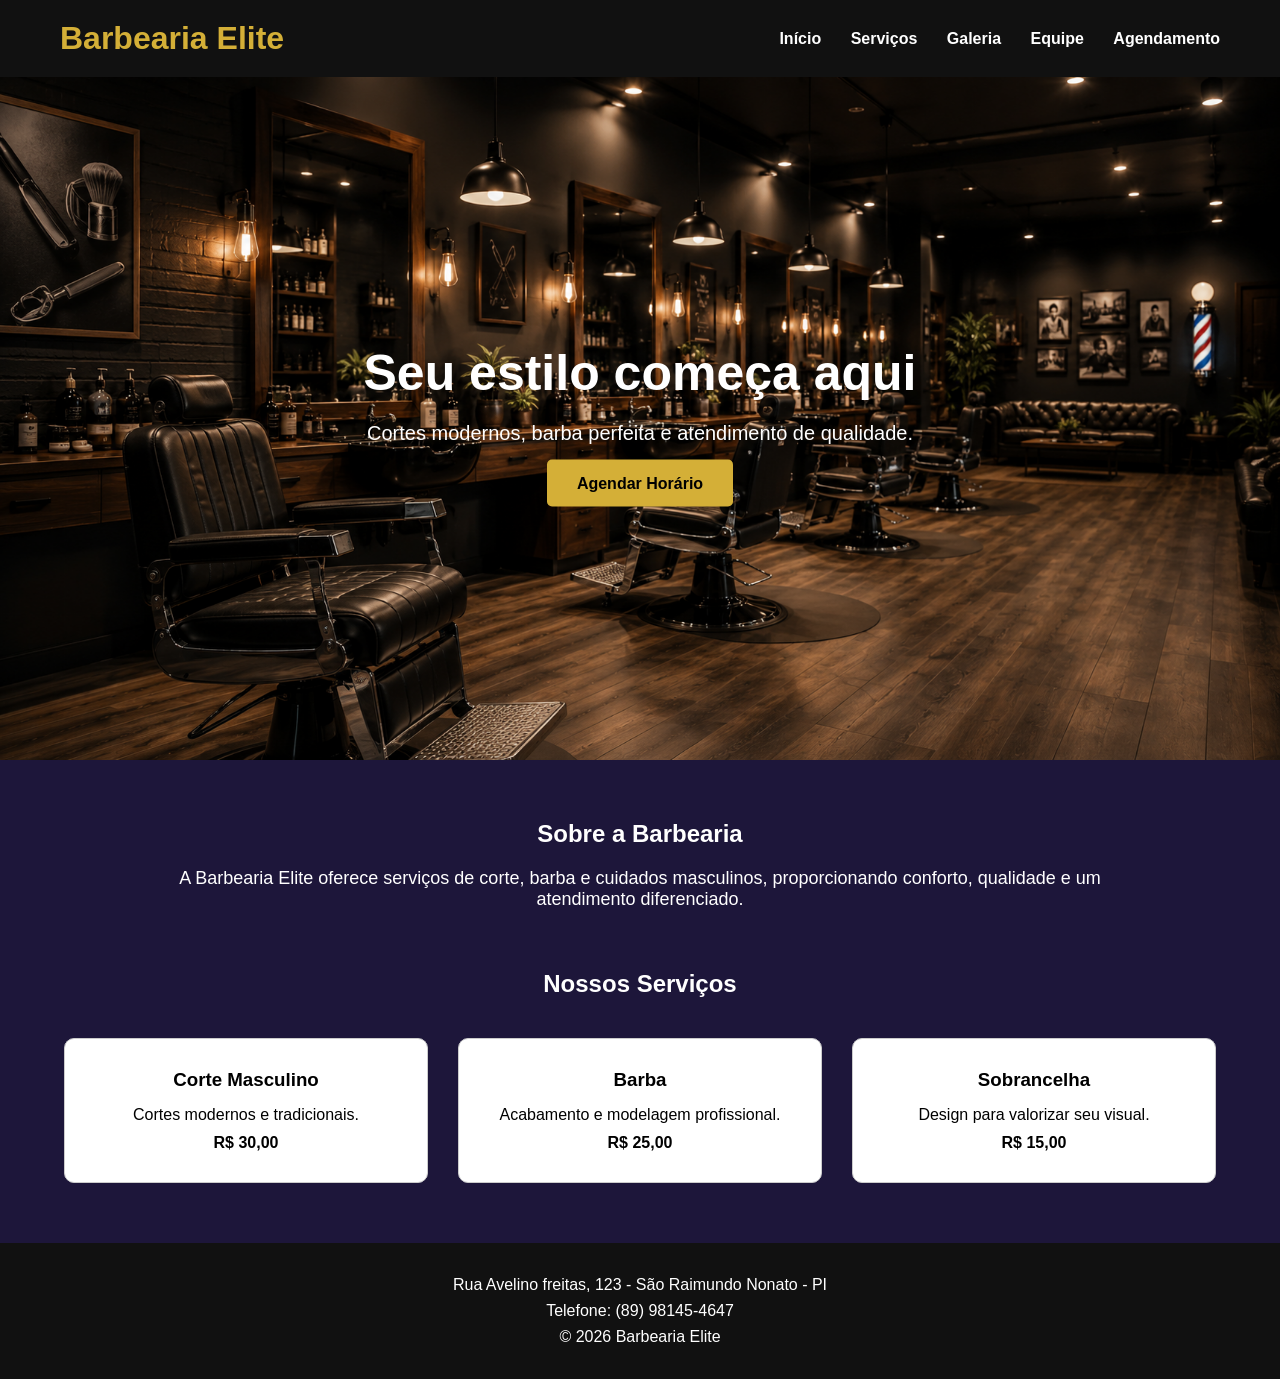
<file: index.html>
<!DOCTYPE html>
<html lang="pt-BR">
<head>
    <meta charset="UTF-8">
    <meta name="viewport" content="width=device-width, initial-scale=1.0">
    <title>Barbearia Elite</title>
    <link rel="stylesheet" href="css/index.css">
</head>
<body>
    <header>
        <h1>Barbearia Elite</h1>
        <nav>
            <a href="index.html">Início</a>
            <a href="servicos.html">Serviços</a>
            <a href="galeria.html">Galeria</a>
            <a href="equipe.html">Equipe</a>
            <a href="agendamento.html">Agendamento</a>
        </nav>
    </header>
    <main>
        <section class="banner">
            <div class="imagem-banner">
                <img src="img/banner.png" alt="Banner da Barbearia">
            </div>
            <div class="texto-banner">
                <h2>Seu estilo começa aqui</h2>
                <p>
                    Cortes modernos, barba perfeita e atendimento de qualidade.
                </p>
                <a href="agendamento.html" class="botao">
                    Agendar Horário
                </a>
            </div>
        </section>
        <section class="sobre">
            <h2>Sobre a Barbearia</h2>
            <p>
                A Barbearia Elite oferece serviços de corte, barba e cuidados masculinos,
                proporcionando conforto, qualidade e um atendimento diferenciado.
            </p>
        </section>
        <section class="servicos">
            <h2>Nossos Serviços</h2>
            <div class="cards">
                <div class="card">
                    <h3>Corte Masculino</h3>
                    <p>Cortes modernos e tradicionais.</p>
                    <strong>R$ 30,00</strong>
                </div>
                <div class="card">
                    <h3>Barba</h3>
                    <p>Acabamento e modelagem profissional.</p>
                    <strong>R$ 25,00</strong>
                </div>
                <div class="card">
                    <h3>Sobrancelha</h3>
                    <p>Design para valorizar seu visual.</p>
                    <strong>R$ 15,00</strong>
                </div>
            </div>
        </section>
    </main>
    <footer>
        <p>Rua Avelino freitas, 123 - São Raimundo Nonato - PI</p>
        <p>Telefone: (89) 98145-4647</p>
        <p>&copy; 2026 Barbearia Elite</p>
    </footer>
</body>
</html>
</file>
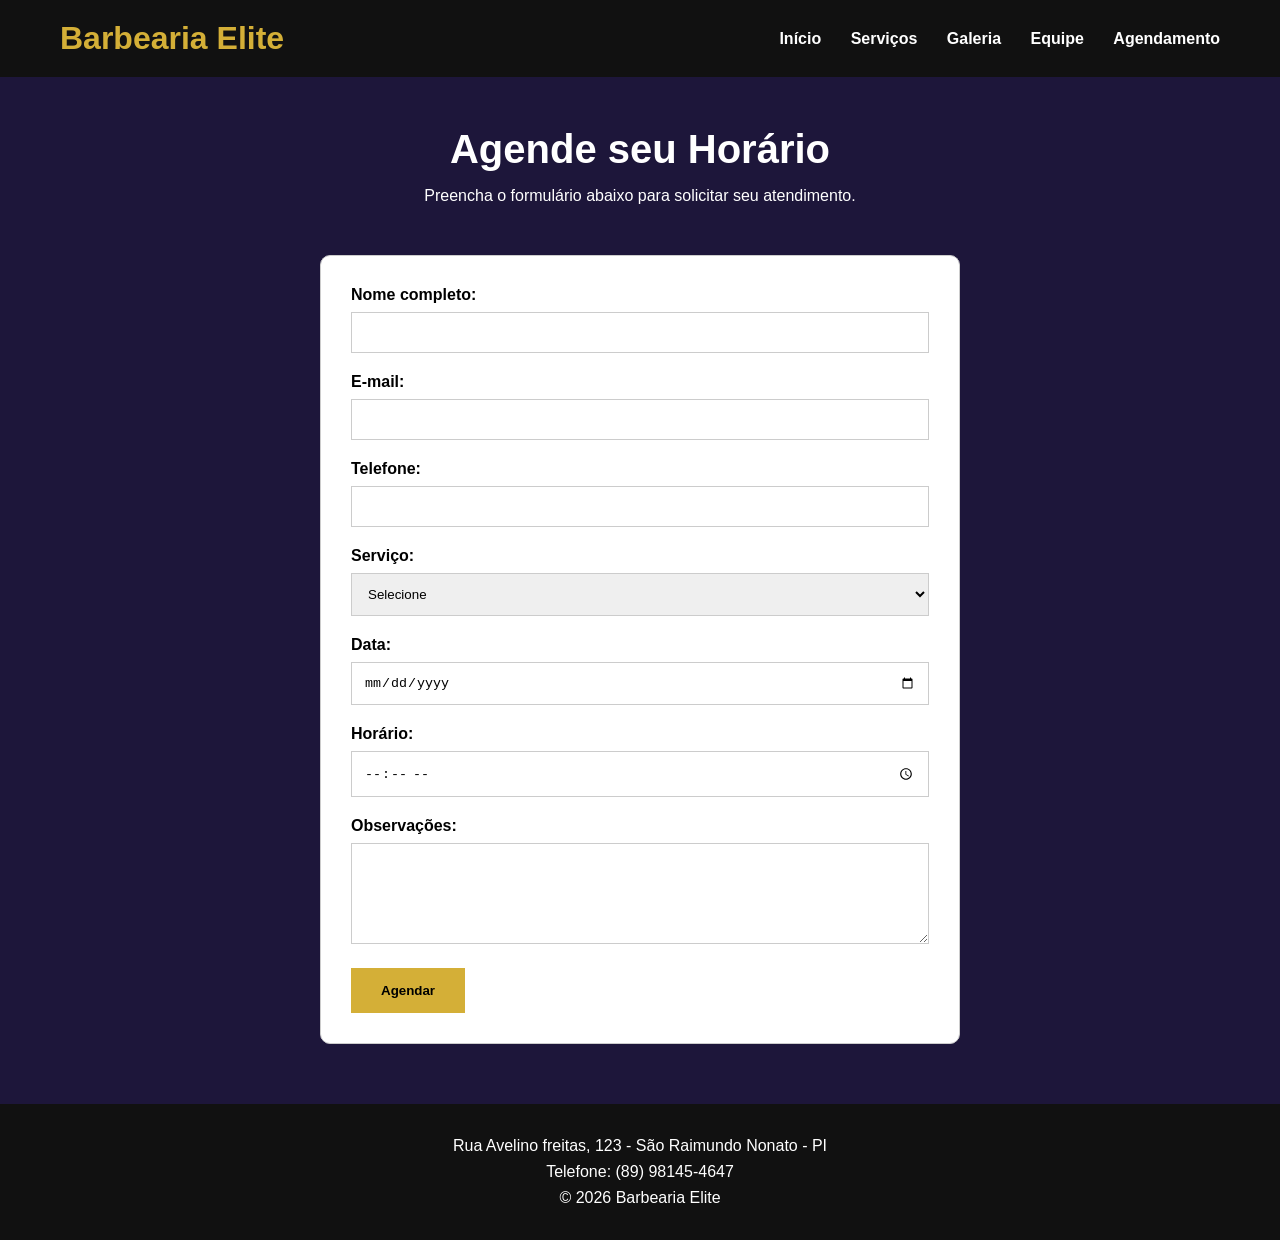
<file: agendamento.html>
<!DOCTYPE html>
<html lang="pt-BR">
<head>
    <meta charset="UTF-8">
    <meta name="viewport" content="width=device-width, initial-scale=1.0">
    <title>Agendamento | Barbearia Elite</title>
    <link rel="stylesheet" href="css/agendamento.css">
</head>
<body>
    <header>
        <h1>Barbearia Elite</h1>
        <nav>
            <a href="index.html">Início</a>
            <a href="servicos.html">Serviços</a>
            <a href="galeria.html">Galeria</a>
            <a href="equipe.html">Equipe</a>
            <a href="agendamento.html">Agendamento</a>
        </nav>
    </header>
    <main>
        <section class="titulo">
            <h2>Agende seu Horário</h2>
            <p>
                Preencha o formulário abaixo para solicitar seu atendimento.
            </p>
        </section>
        <section class="area-formulario">
            <form>
                <label for="nome">Nome completo:</label>
                <input type="text" id="nome" name="nome" required>
                <label for="email">E-mail:</label>
                <input type="email" id="email" name="email" required>
                <label for="telefone">Telefone:</label>
                <input type="tel" id="telefone" name="telefone" required>
                <label for="servico">Serviço:</label>
                <select id="servico" name="servico" required>
                    <option value="">Selecione</option>
                    <option value="corte">Corte Masculino</option>
                    <option value="barba">Barba</option>
                    <option value="sobrancelha">Sobrancelha</option>
                    <option value="combo">Combo Corte + Barba</option>
                </select>
                <label for="data">Data:</label>
                <input type="date" id="data" name="data" required>
                <label for="hora">Horário:</label>
                <input type="time" id="hora" name="hora" required>
                <label for="mensagem">Observações:</label>
                <textarea id="mensagem" name="mensagem" rows="5"></textarea>
                <button type="submit">Agendar</button>
            </form>
        </section>
    </main>
    <footer>
        <p>Rua Avelino freitas, 123 - São Raimundo Nonato - PI</p>
        <p>Telefone: (89) 98145-4647</p>
        <p>&copy; 2026 Barbearia Elite</p>
    </footer>
</body>
</html>
</file>
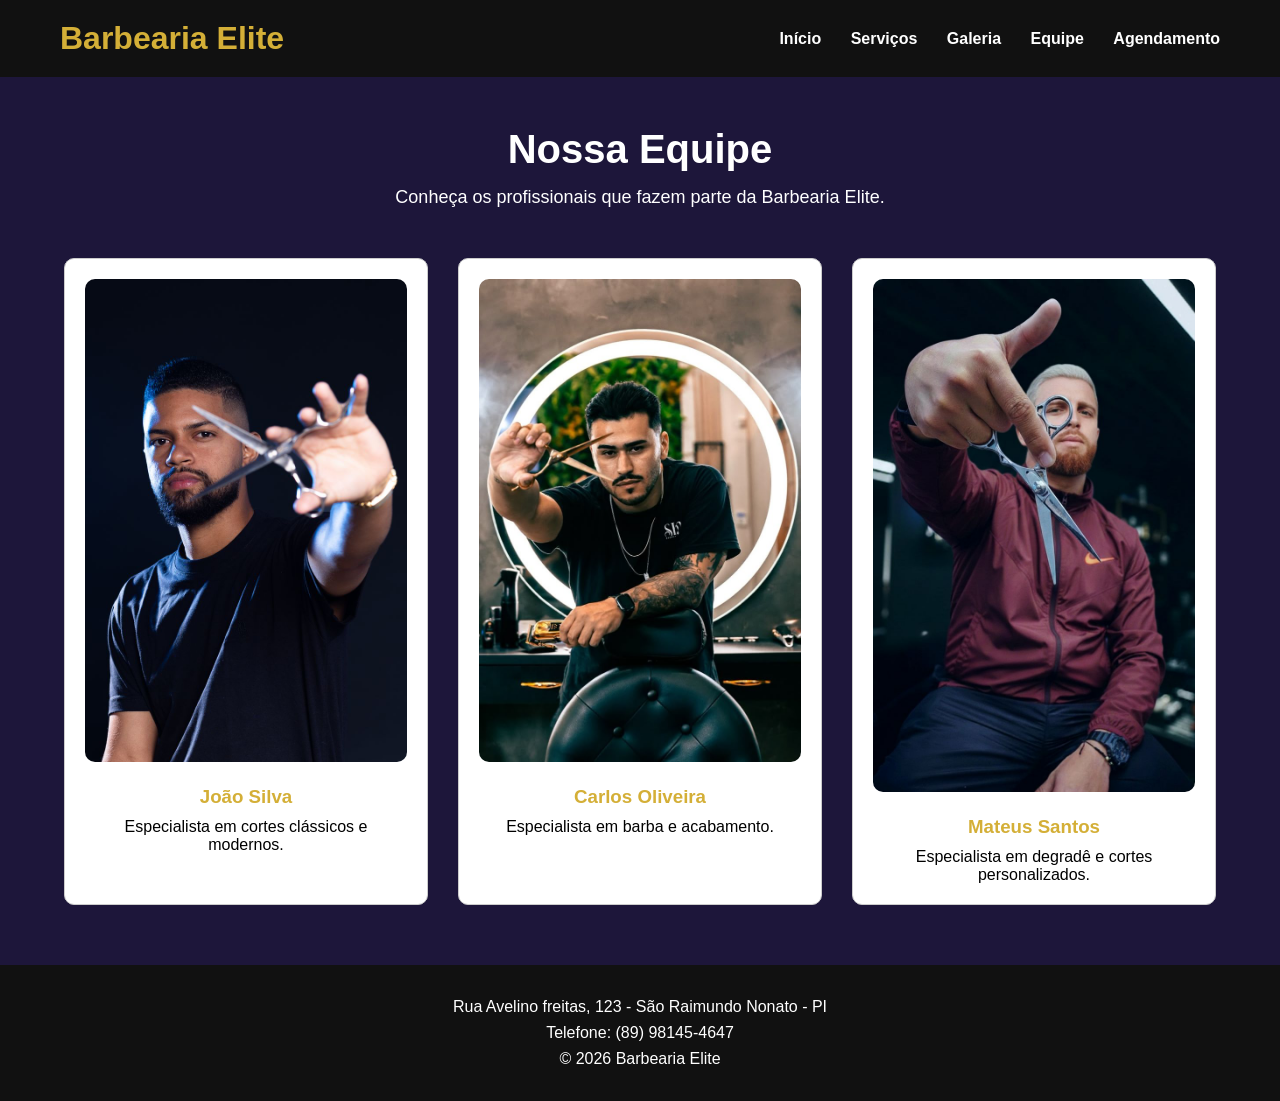
<file: equipe.html>
<!DOCTYPE html>
<html lang="pt-BR">
<head>
    <meta charset="UTF-8">
    <meta name="viewport" content="width=device-width, initial-scale=1.0">
    <title>Equipe | Barbearia Elite</title>
    <link rel="stylesheet" href="css/equipe.css">
</head>
<body>
    <header>
        <h1>Barbearia Elite</h1>
        <nav>
            <a href="index.html">Início</a>
            <a href="servicos.html">Serviços</a>
            <a href="galeria.html">Galeria</a>
            <a href="equipe.html">Equipe</a>
            <a href="agendamento.html">Agendamento</a>
        </nav>
    </header>
    <main>
        <section class="titulo">
            <h2>Nossa Equipe</h2>
            <p>
                Conheça os profissionais que fazem parte da Barbearia Elite.
            </p>
        </section>
        <section class="equipe">
            <div class="card">
                <img src="img/barbeiro1.jpg" alt="Barbeiro João">
                <h3>João Silva</h3>
                <p>Especialista em cortes clássicos e modernos.</p>
            </div>
            <div class="card">
                <img src="img/barbeiro2.jpg" alt="Barbeiro Carlos">
                <h3>Carlos Oliveira</h3>
                <p>Especialista em barba e acabamento.</p>
            </div>
            <div class="card">
                <img src="img/barbeiro3.jpg" alt="Barbeiro Mateus">
                <h3>Mateus Santos</h3>
                <p>Especialista em degradê e cortes personalizados.</p>
            </div>
        </section>
    </main>
    <footer>
        <p>Rua Avelino freitas, 123 - São Raimundo Nonato - PI</p>
        <p>Telefone: (89) 98145-4647</p>
        <p>&copy; 2026 Barbearia Elite</p>
    </footer>
</body>
</html>
</file>
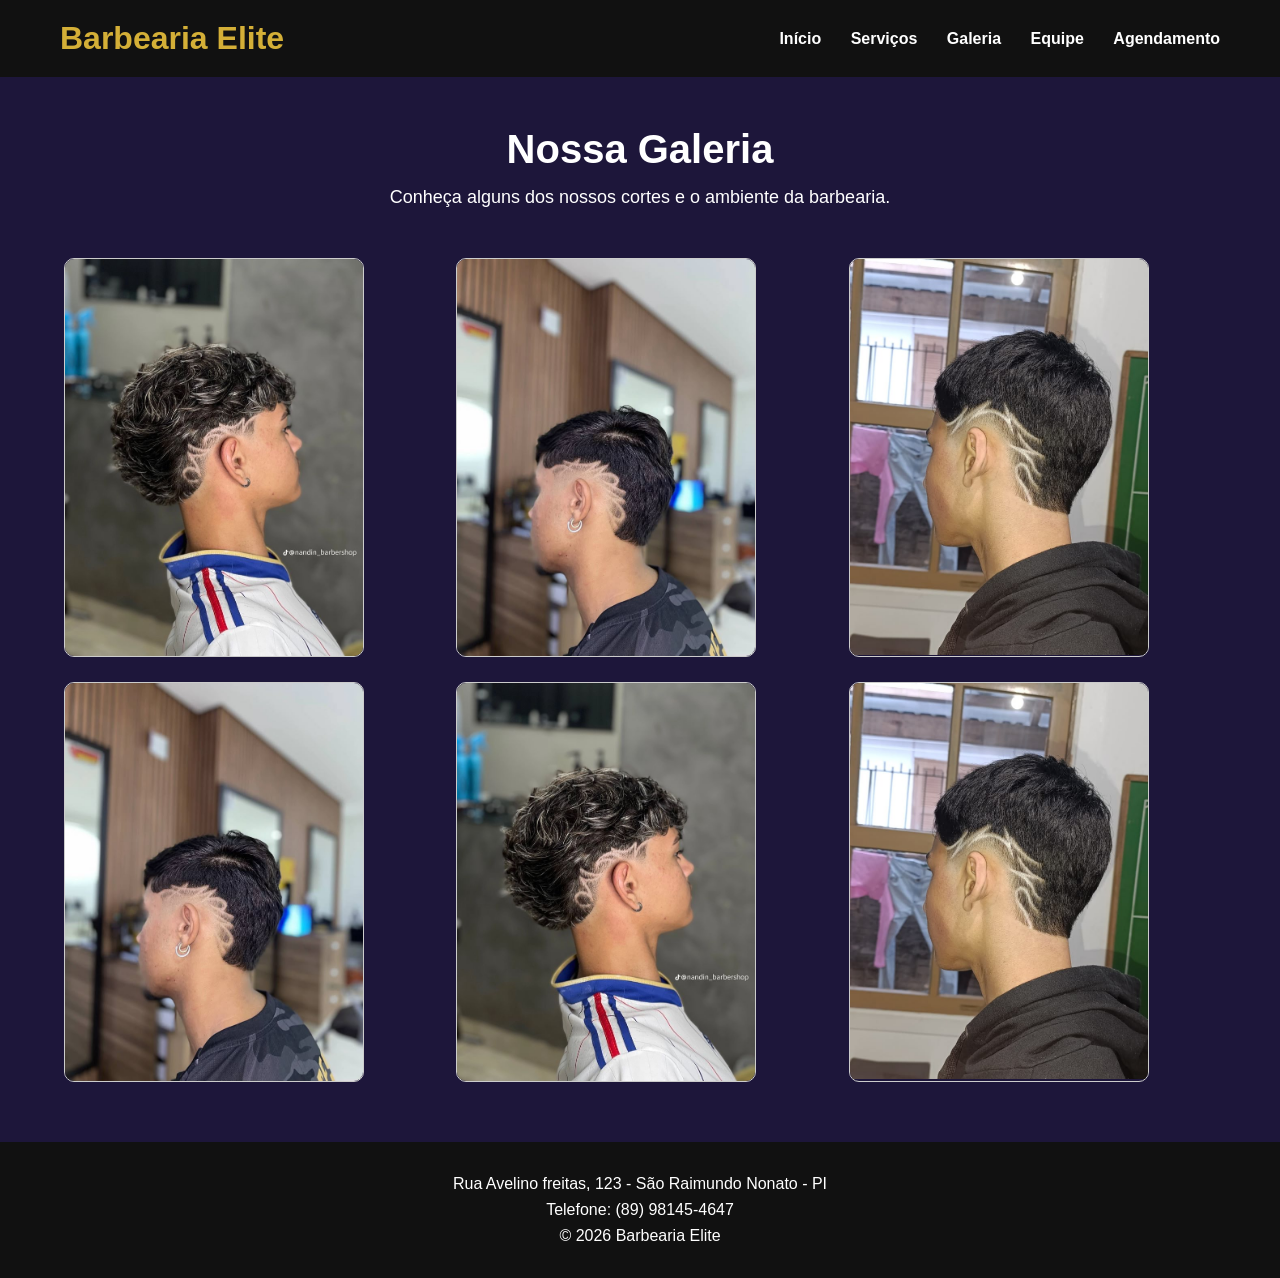
<file: galeria.html>
<!DOCTYPE html>
<html lang="pt-BR">
<head>
    <meta charset="UTF-8">
    <meta name="viewport" content="width=device-width, initial-scale=1.0">
    <title>Galeria | Barbearia Elite</title>
    <link rel="stylesheet" href="css/galeria.css">
</head>
<body>
    <header>
        <h1>Barbearia Elite</h1>
        <nav>
            <a href="index.html">Início</a>
            <a href="servicos.html">Serviços</a>
            <a href="galeria.html">Galeria</a>
            <a href="equipe.html">Equipe</a>
            <a href="agendamento.html">Agendamento</a>
        </nav>
    </header>
    <main>
        <section class="titulo">
            <h2>Nossa Galeria</h2>
            <p>
                Conheça alguns dos nossos cortes e o ambiente da barbearia.
            </p>
        </section>
        <section class="galeria">
            <div class="foto">
                <img src="img/corte1.jpg" alt="Corte 1">
            </div>
            <div class="foto">
                <img src="img/corte2.jpg" alt="Corte 2">
            </div>
            <div class="foto">
                <img src="img/corte3.jpg" alt="Corte 3">
            </div>
            <div class="foto">
                <img src="img/corte2.jpg" alt="Corte 2">
            </div>
            <div class="foto">
                <img src="img/corte1.jpg" alt="Corte 1">
            </div>
            <div class="foto">
                <img src="img/corte3.jpg" alt="Corte 3">
            </div>
        </section>
    </main>
    <footer>
        <p>Rua Avelino freitas, 123 - São Raimundo Nonato - PI</p>
        <p>Telefone: (89) 98145-4647</p>
        <p>&copy; 2026 Barbearia Elite</p>
    </footer>
</body>
</html>
</file>
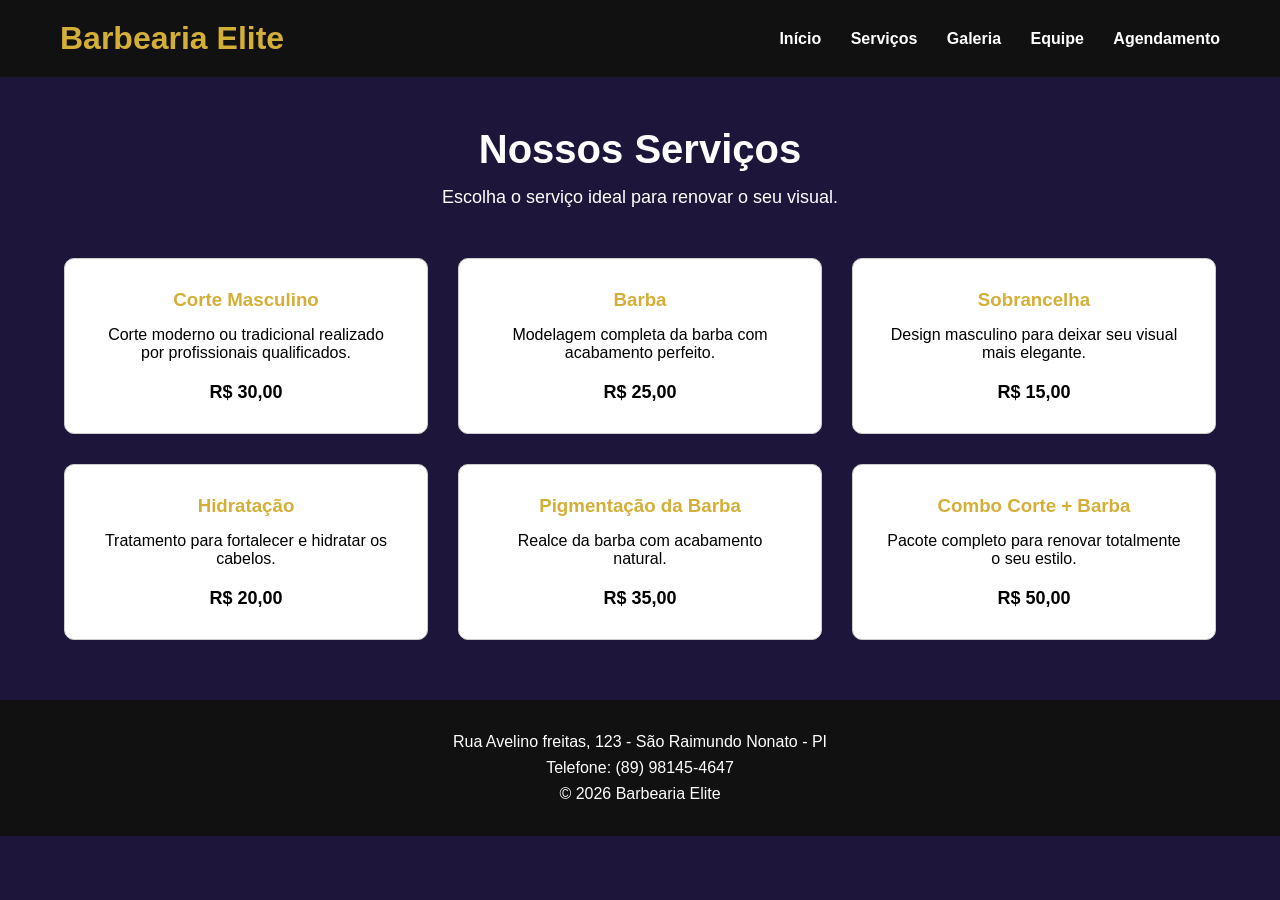
<file: servicos.html>
<!DOCTYPE html>
<html lang="pt-BR">
<head>
    <meta charset="UTF-8">
    <meta name="viewport" content="width=device-width, initial-scale=1.0">
    <title>Serviços | Barbearia Elite</title>

    <link rel="stylesheet" href="css/servicos.css">
</head>
<body>
    <header>
        <h1>Barbearia Elite</h1>
        <nav>
            <a href="index.html">Início</a>
            <a href="servicos.html">Serviços</a>
            <a href="galeria.html">Galeria</a>
            <a href="equipe.html">Equipe</a>
            <a href="agendamento.html">Agendamento</a>
        </nav>
    </header>
    <main>
        <section class="titulo">
            <h2>Nossos Serviços</h2>
            <p>
                Escolha o serviço ideal para renovar o seu visual.
            </p>
        </section>
        <section class="servicos">
            <div class="cards">
                <div class="card">
                    <h3>Corte Masculino</h3>
                    <p>
                        Corte moderno ou tradicional realizado por profissionais qualificados.
                    </p>
                    <strong>R$ 30,00</strong>
                </div>
                <div class="card">
                    <h3>Barba</h3>
                    <p>
                        Modelagem completa da barba com acabamento perfeito.
                    </p>
                    <strong>R$ 25,00</strong>
                </div>
                <div class="card">
                    <h3>Sobrancelha</h3>
                    <p>
                        Design masculino para deixar seu visual mais elegante.
                    </p>
                    <strong>R$ 15,00</strong>
                </div>
                <div class="card">
                    <h3>Hidratação</h3>
                    <p>
                        Tratamento para fortalecer e hidratar os cabelos.
                    </p>
                    <strong>R$ 20,00</strong>
                </div>
                <div class="card">
                    <h3>Pigmentação da Barba</h3>
                    <p>
                        Realce da barba com acabamento natural.
                    </p>
                    <strong>R$ 35,00</strong>
                </div>
                <div class="card">
                    <h3>Combo Corte + Barba</h3>
                    <p>
                        Pacote completo para renovar totalmente o seu estilo.
                    </p>
                    <strong>R$ 50,00</strong>
                </div>
            </div>
        </section>
    </main>
    <footer>
        <p>Rua Avelino freitas, 123 - São Raimundo Nonato - PI</p>
        <p>Telefone: (89) 98145-4647</p>
        <p>&copy; 2026 Barbearia Elite</p>
    </footer>
</body>
</html>
</file>
<file: css/index.css>
*{
    margin:0;
    padding:0;
    box-sizing:border-box;
}
body{
    font-family:Arial, Helvetica, sans-serif;
    background:#1d163a;
}
header{
    background:#111;
    color:white;
    display:flex;
    justify-content:space-between;
    align-items:center;
    padding:20px 60px;
}
header h1{
    color:#d4af37;
}
nav a{
    color:white;
    text-decoration:none;
    margin-left:25px;
    font-weight:bold;
}
nav a:hover{
    color:#d4af37;
}
.banner{
    position:relative;
}
.imagem-banner img{
    width:100%;
    display:block;
}
.texto-banner{
    position:absolute;
    top:50%;
    left:50%;
    transform:translate(-50%,-50%);
    text-align:center;
    color:white;
    width:600px;
}
.texto-banner h2{
    font-size:50px;
    margin-bottom:20px;
}
.texto-banner p{
    font-size:20px;
    margin-bottom:30px;
}
.botao{
    background:#d4af37;
    color:black;
    text-decoration:none;
    padding:15px 30px;
    border-radius:5px;
    font-weight:bold;
}
.botao:hover{
    background:white;
}
.sobre{
    width:80%;
    margin:auto;
    padding:60px 0;
    text-align:center;
}
.sobre h2{
    margin-bottom:20px;
    color: white;
}
.sobre p{
    font-size:18px;
    color: white;
}
.servicos{
    width:90%;
    margin:auto;
    padding-bottom:60px;
}
.servicos h2{
    text-align:center;
    margin-bottom:40px;
    color: white;
}
.cards{
    display:grid;
    grid-template-columns:repeat(3,1fr);
    gap:30px;
}
.card{
    background:white;
    padding:30px;
    text-align:center;
    border-radius:10px;
    border:1px solid #ccc;
}
.card h3{
    margin-bottom:15px;
}
.card p{
    margin-bottom:10px;
}
footer{
    background:#111;
    color:white;
    text-align:center;
    padding:25px;
}
footer p{
    margin:8px;
}
@media(max-width: 768px){
    header{
        flex-direction: column;
        text-align: center;
    }
    nav a{
        display: block;
        margin: 10px;
    }
    .cards,
    .galeria,
    .equipe{
        grid-template-columns: 1fr;
    }
    .area-formulario{
        width: 90%;
    }
    .texto-banner{
        width: 90%;
    }
    .texto-banner h2{
        font-size: 30px;
    }
}
</file>
<file: css/agendamento.css>
*{
    margin:0;
    padding:0;
    box-sizing:border-box;
}
body{
    font-family:Arial, Helvetica, sans-serif;
    background:#1d163a;
}
header{
    background:#111;
    color:white;
    display:flex;
    justify-content:space-between;
    align-items:center;
    padding:20px 60px;
}
header h1{
    color:#d4af37;
}
nav a{
    color:white;
    text-decoration:none;
    margin-left:25px;
    font-weight:bold;
}
nav a:hover{
    color:#d4af37;
}
.titulo{
    text-align:center;
    padding:50px;
}
.titulo h2{
    font-size:40px;
    margin-bottom:15px;
    color: white;
}
.titulo p {
    color: white;
}
.area-formulario{
    width:50%;
    margin:auto;
    padding-bottom:60px;
}
form{
    background:white;
    padding:30px;
    border:1px solid #ccc;
    border-radius:10px;
}
label{
    display:block;
    margin-bottom:8px;
    font-weight:bold;
}
input, select, textarea{
    width:100%;
    padding:12px;
    margin-bottom:20px;
    border:1px solid #ccc;
}
button{
    background:#d4af37;
    color:black;
    border:none;
    padding:15px 30px;
    font-weight:bold;
    cursor:pointer;
}
footer{
    background:#111;
    color:white;
    text-align:center;
    padding:25px;
}
footer p{
    margin:8px;
}
@media(max-width: 768px){
    header{
        flex-direction: column;
        text-align: center;
    }
    nav a{
        display: block;
        margin: 10px;
    }
    .cards,
    .galeria,
    .equipe{
        grid-template-columns: 1fr;
    }
    .area-formulario{
        width: 90%;
    }
    .texto-banner{
        width: 90%;
    }
    .texto-banner h2{
        font-size: 30px;
    }
}
</file>
<file: css/equipe.css>
*{
    margin:0;
    padding:0;
    box-sizing:border-box;
}
body{
    font-family:Arial, Helvetica, sans-serif;
    background:#1d163a;
}
header{
    background:#111;
    color:white;
    display:flex;
    justify-content:space-between;
    align-items:center;
    padding:20px 60px;
}
header h1{
    color:#d4af37;
}
nav a{
    color:white;
    text-decoration:none;
    margin-left:25px;
    font-weight:bold;
}
nav a:hover{
    color:#d4af37;
}
.titulo{
    text-align:center;
    padding:50px;
}
.titulo h2{
    font-size:40px;
    color: white;
    margin-bottom:15px;
}
.titulo p{
    font-size:18px;
    color: white;
}
.equipe{
    width:90%;
    margin:auto;
    display:grid;
    grid-template-columns:repeat(3,1fr);
    gap:30px;
    padding-bottom:60px;
}
.card{
    background:white;
    text-align:center;
    border:1px solid #ccc;
    border-radius:10px;
    padding:20px;
}
.card img{
    width:100%;
    border-radius:10px;
    margin-bottom:20px;
}
.card h3{
    color:#d4af37;
    margin-bottom:10px;
}
.card p{
    font-size:16px;
}
footer{
    background:#111;
    color:white;
    text-align:center;
    padding:25px;
}
footer p{
    margin:8px;
}@media(max-width: 768px){
    header{
        flex-direction: column;
        text-align: center;
    }
    nav a{
        display: block;
        margin: 10px;
    }
    .cards,
    .galeria,
    .equipe{
        grid-template-columns: 1fr;
    }
    .area-formulario{
        width: 90%;
    }
    .texto-banner{
        width: 90%;
    }
    .texto-banner h2{
        font-size: 30px;
    }
}
</file>
<file: css/galeria.css>
*{
    margin:0;
    padding:0;
    box-sizing:border-box;
}
body{
    font-family:Arial, Helvetica, sans-serif;
    background:#1d163a;
}
header{
    background:#111;
    color:white;
    display:flex;
    justify-content:space-between;
    align-items:center;
    padding:20px 60px;
}
header h1{
    color:#d4af37;
}
nav a{
    color:white;
    text-decoration:none;
    margin-left:25px;
    font-weight:bold;
}
nav a:hover{
    color:#d4af37;
}
.titulo{
    text-align:center;
    padding:50px;
}
.titulo h2{
    font-size:40px;
    color: white;
    margin-bottom:15px;
}
.titulo p{
    color: white;
    font-size:18px;
}
.galeria{
    width:90%;
    margin:auto;
    display:grid;
    grid-template-columns:repeat(3,1fr);
    gap:25px;
    padding-bottom:60px;
}
.foto{
    border:1px solid #ccc;
    border-radius:10px;
    overflow:hidden;
    width: 300px;
}
.foto img{
    width:100%;
    display:block;
}
footer{
    background:#111;
    color:white;
    text-align:center;
    padding:25px;
}
footer p{
    margin:8px;
}
@media(max-width: 768px){
    header{
        flex-direction: column;
        text-align: center;
    }
    nav a{
        display: block;
        margin: 10px;
    }
    .cards,
    .galeria,
    .equipe{
        grid-template-columns: 1fr;
    }
    .area-formulario{
        width: 90%;
    }
    .texto-banner{
        width: 90%;
    }
    .texto-banner h2{
        font-size: 30px;
    }
}
</file>
<file: css/servicos.css>
*{
    margin:0;
    padding:0;
    box-sizing:border-box;
}
body{
    font-family:Arial, Helvetica, sans-serif;
    background:#1d163a;
}
header{
    background:#111;
    color:white;
    display:flex;
    justify-content:space-between;
    align-items:center;
    padding:20px 60px;
}
header h1{
    color:#d4af37;
}
nav a{
    color:white;
    text-decoration:none;
    margin-left:25px;
    font-weight:bold;
}
nav a:hover{
    color:#d4af37;
}
.titulo{
    text-align:center;
    padding:50px;
}
.titulo h2{
    font-size:40px;
    margin-bottom:15px;
    color: white;
}
.titulo p{
    color: white;
    font-size:18px;
}
.servicos{
    width:90%;
    margin:auto;
    padding-bottom:60px;
}
.cards{
    display:grid;
    grid-template-columns:repeat(3,1fr);
    gap:30px;
}
.card{
    background:white;
    padding:30px;
    text-align:center;
    border-radius:10px;
    border:1px solid #ccc;
}
.card h3{
    color:#d4af37;
    margin-bottom:15px;
}
.card p{
    margin-bottom:20px;
}
.card strong{
    font-size:18px;
}
footer{
    background:#111;
    color:white;
    text-align:center;
    padding:25px;
}
footer p{
    margin:8px;
}
@media(max-width: 768px){
    header{
        flex-direction: column;
        text-align: center;
    }
    nav a{
        display: block;
        margin: 10px;
    }
    .cards,
    .galeria,
    .equipe{
        grid-template-columns: 1fr;
    }
    .area-formulario{
        width: 90%;
    }
    .texto-banner{
        width: 90%;
    }
    .texto-banner h2{
        font-size: 30px;
    }
}
</file>
